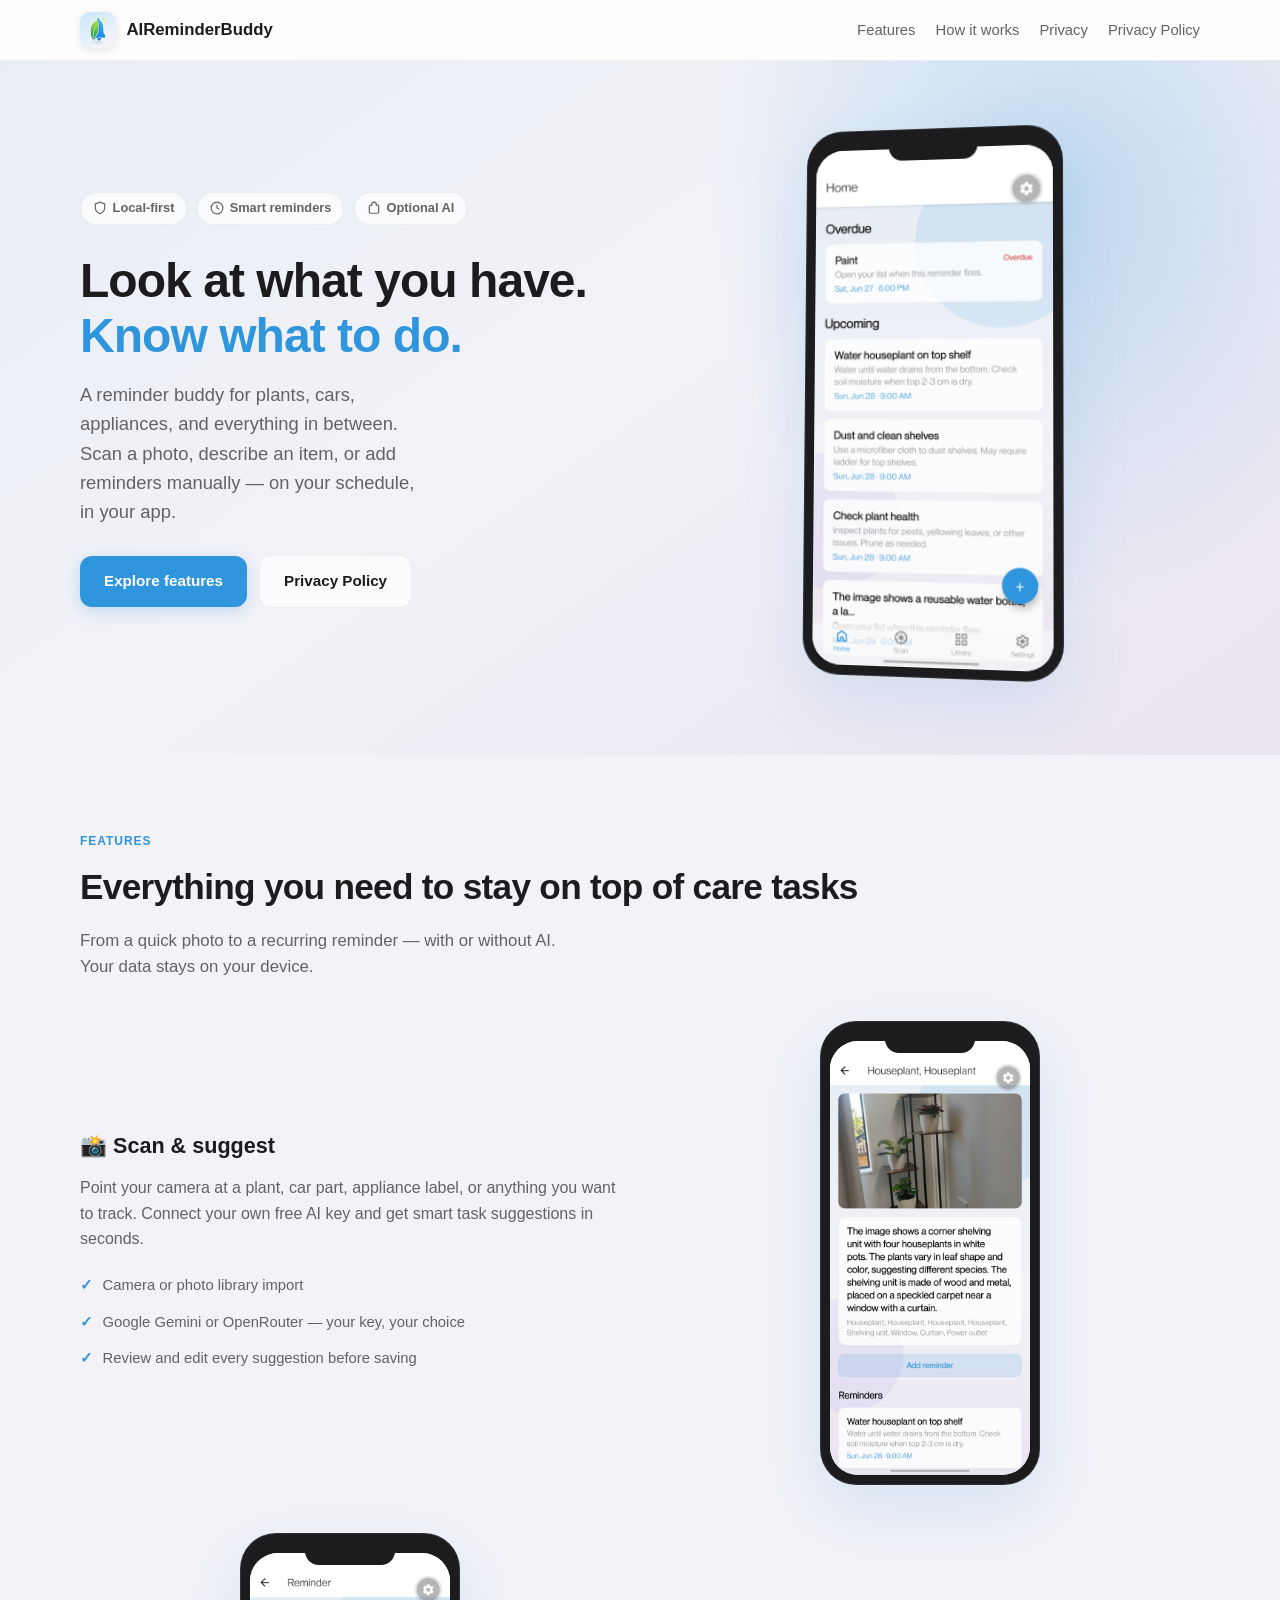
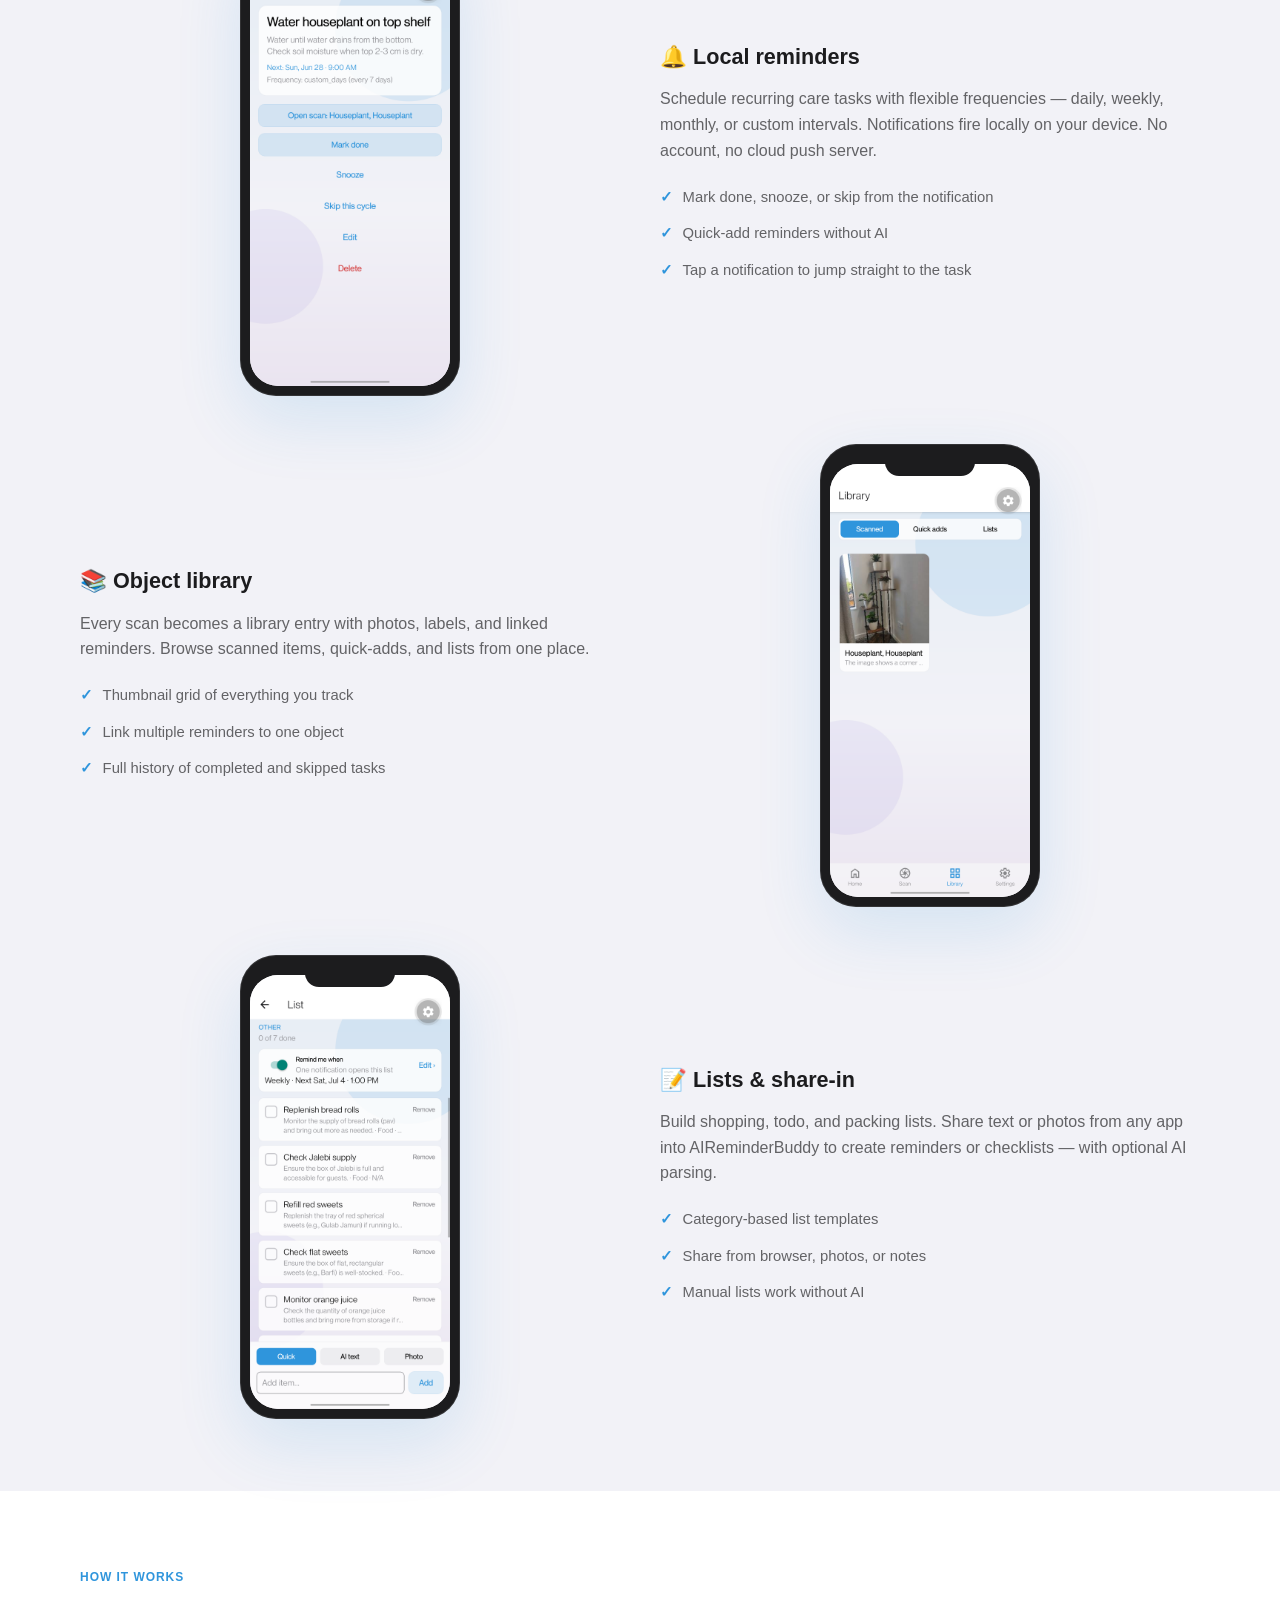
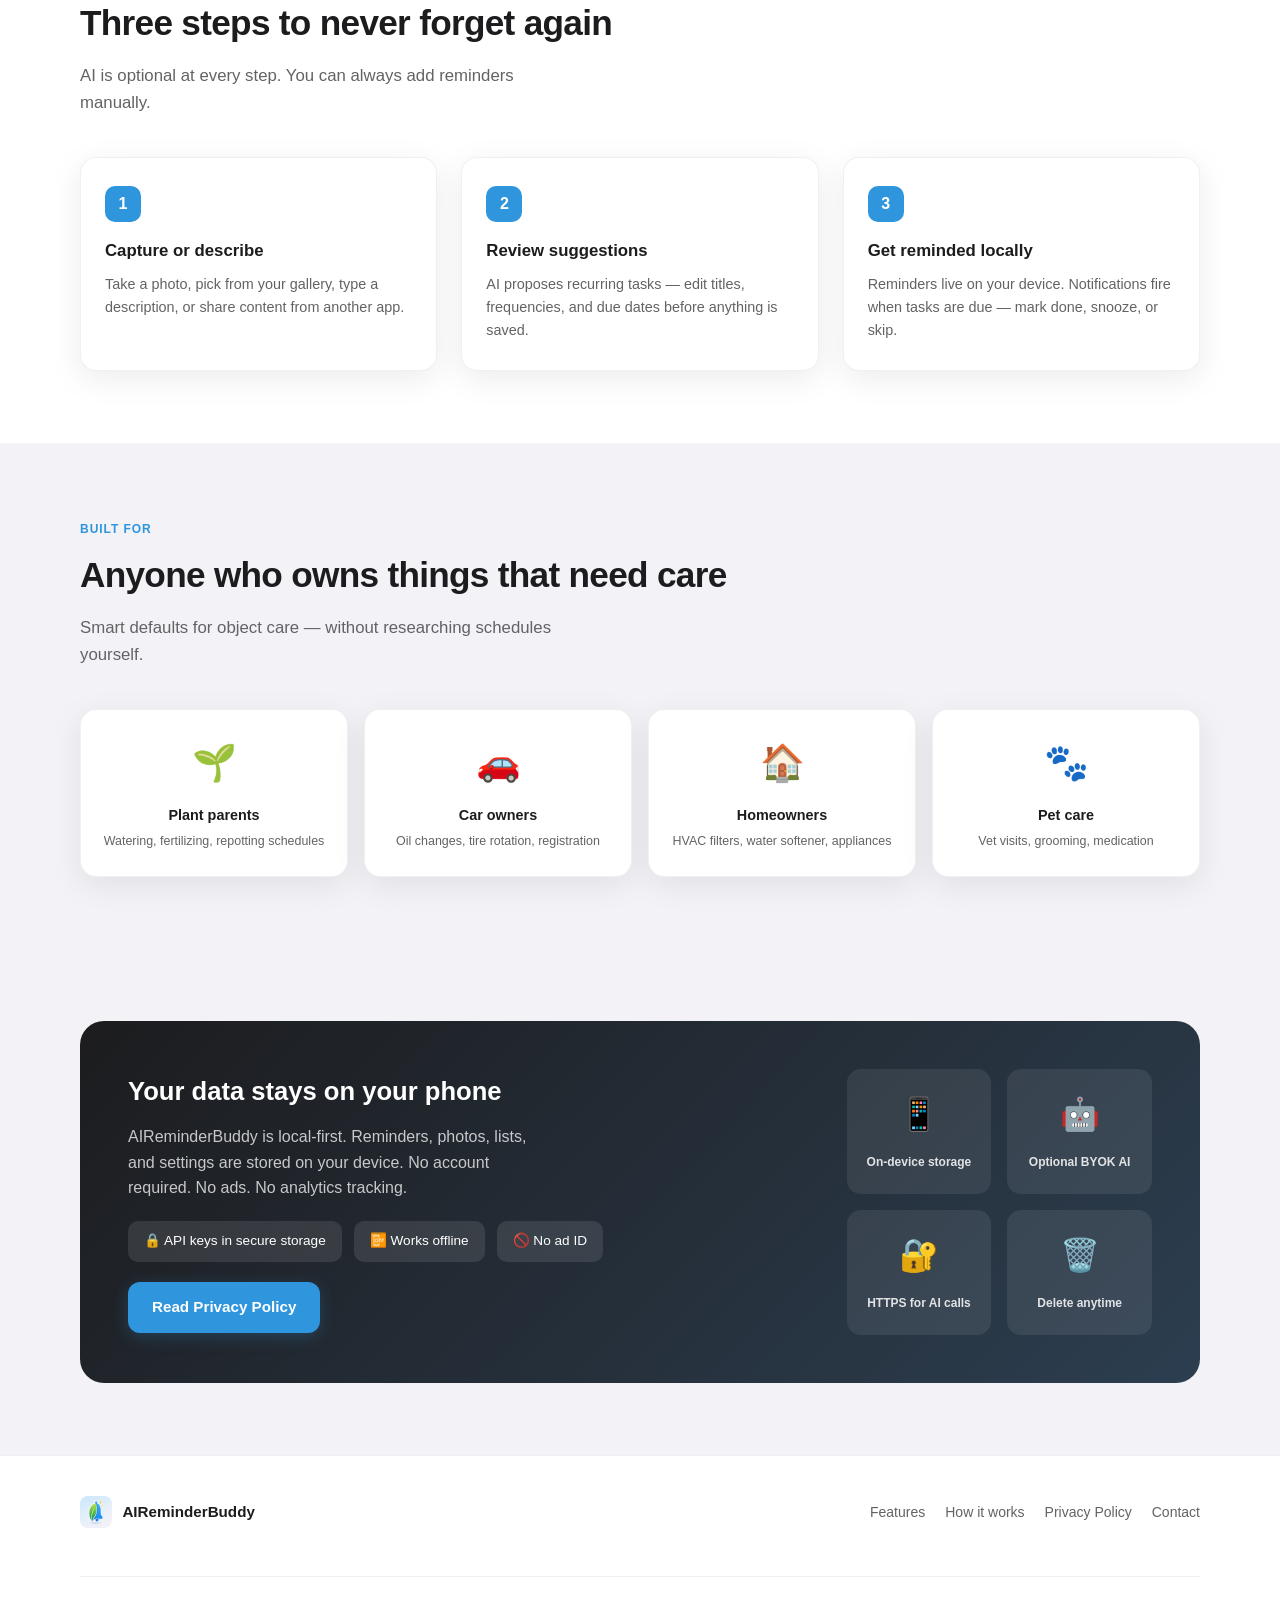
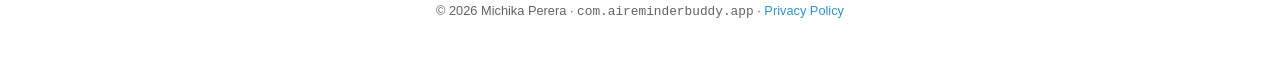
<file: index.html>
<!DOCTYPE html>
<html lang="en">
<head>
  <meta charset="UTF-8">
  <meta name="viewport" content="width=device-width, initial-scale=1.0">
  <meta name="description" content="AIReminderBuddy — scan objects, get smart care reminders, and stay on top of plants, cars, appliances, and more. Local-first, optional AI.">
  <title>AIReminderBuddy — Your reminder buddy for everything you own</title>
  <link rel="icon" href="assets/icon.png" type="image/png">
  <link rel="stylesheet" href="styles.css">
</head>
<body>

  <header class="site-header">
    <div class="container">
      <a href="./" class="logo">
        <img src="assets/icon.png" alt="" width="36" height="36">
        AIReminderBuddy
      </a>
      <nav>
        <ul class="nav-links">
          <li><a href="#features">Features</a></li>
          <li><a href="#how-it-works">How it works</a></li>
          <li><a href="#privacy">Privacy</a></li>
          <li><a href="privacy-policy.html">Privacy Policy</a></li>
        </ul>
      </nav>
    </div>
  </header>

  <main>
    <!-- Hero -->
    <section class="hero">
      <div class="container hero-grid">
        <div class="hero-copy">
          <div class="hero-badges">
            <span class="badge">
              <svg viewBox="0 0 24 24" fill="none" stroke="currentColor" stroke-width="2"><path d="M12 22s8-4 8-10V5l-8-3-8 3v7c0 6 8 10 8 10z"/></svg>
              Local-first
            </span>
            <span class="badge">
              <svg viewBox="0 0 24 24" fill="none" stroke="currentColor" stroke-width="2"><circle cx="12" cy="12" r="10"/><path d="M12 6v6l4 2"/></svg>
              Smart reminders
            </span>
            <span class="badge">
              <svg viewBox="0 0 24 24" fill="none" stroke="currentColor" stroke-width="2"><path d="M12 2a4 4 0 0 1 4 4v1h2a2 2 0 0 1 2 2v10a2 2 0 0 1-2 2H6a2 2 0 0 1-2-2V9a2 2 0 0 1 2-2h2V6a4 4 0 0 1 4-4z"/></svg>
              Optional AI
            </span>
          </div>
          <h1>Look at what you have.<br><span>Know what to do.</span></h1>
          <p class="lead">
            A reminder buddy for plants, cars, appliances, and everything in between.
            Scan a photo, describe an item, or add reminders manually — on your schedule, in your app.
          </p>
          <div class="cta-row">
            <a href="#features" class="btn btn-primary">Explore features</a>
            <a href="privacy-policy.html" class="btn btn-ghost">Privacy Policy</a>
          </div>
        </div>

        <div class="phone-wrap">
          <div class="phone">
            <div class="phone-notch"></div>
            <div class="phone-screen">
              <img
                src="assets/screenshots/home.png"
                alt="AIReminderBuddy home screen with upcoming and overdue reminders"
                class="phone-screenshot"
                width="240"
                height="520"
                loading="lazy"
              >
            </div>
          </div>
        </div>
      </div>
    </section>

    <!-- Features -->
    <section id="features">
      <div class="container">
        <span class="section-label">Features</span>
        <h2 class="section-title">Everything you need to stay on top of care tasks</h2>
        <p class="section-sub">From a quick photo to a recurring reminder — with or without AI. Your data stays on your device.</p>

        <div class="features-grid">

          <!-- Scan + AI -->
          <div class="feature-row">
            <div class="feature-copy">
              <h3>📸 Scan &amp; suggest</h3>
              <p>
                Point your camera at a plant, car part, appliance label, or anything you want to track.
                Connect your own free AI key and get smart task suggestions in seconds.
              </p>
              <ul class="feature-list">
                <li>Camera or photo library import</li>
                <li>Google Gemini or OpenRouter — your key, your choice</li>
                <li>Review and edit every suggestion before saving</li>
              </ul>
            </div>
            <div class="feature-phone">
              <div class="phone">
                <div class="phone-notch"></div>
                <div class="phone-screen">
                  <img
                    src="assets/screenshots/review-suggestions.png"
                    alt="Scanned houseplant with AI labels and linked care reminders"
                    class="phone-screenshot"
                    width="204"
                    height="442"
                    loading="lazy"
                  >
                </div>
              </div>
            </div>
          </div>

          <!-- Reminders -->
          <div class="feature-row reverse">
            <div class="feature-copy">
              <h3>🔔 Local reminders</h3>
              <p>
                Schedule recurring care tasks with flexible frequencies — daily, weekly, monthly, or custom intervals.
                Notifications fire locally on your device. No account, no cloud push server.
              </p>
              <ul class="feature-list">
                <li>Mark done, snooze, or skip from the notification</li>
                <li>Quick-add reminders without AI</li>
                <li>Tap a notification to jump straight to the task</li>
              </ul>
            </div>
            <div class="feature-phone">
              <div class="phone">
                <div class="phone-notch"></div>
                <div class="phone-screen">
                  <img
                    src="assets/screenshots/reminder-detail.png"
                    alt="Reminder detail screen with mark done, snooze, and skip actions"
                    class="phone-screenshot"
                    width="204"
                    height="442"
                    loading="lazy"
                  >
                </div>
              </div>
            </div>
          </div>

          <!-- Library -->
          <div class="feature-row">
            <div class="feature-copy">
              <h3>📚 Object library</h3>
              <p>
                Every scan becomes a library entry with photos, labels, and linked reminders.
                Browse scanned items, quick-adds, and lists from one place.
              </p>
              <ul class="feature-list">
                <li>Thumbnail grid of everything you track</li>
                <li>Link multiple reminders to one object</li>
                <li>Full history of completed and skipped tasks</li>
              </ul>
            </div>
            <div class="feature-phone">
              <div class="phone">
                <div class="phone-notch"></div>
                <div class="phone-screen">
                  <img
                    src="assets/screenshots/library.png"
                    alt="Object library showing scanned items in a thumbnail grid"
                    class="phone-screenshot"
                    width="204"
                    height="442"
                    loading="lazy"
                  >
                </div>
              </div>
            </div>
          </div>

          <!-- Lists + Share -->
          <div class="feature-row reverse">
            <div class="feature-copy">
              <h3>📝 Lists &amp; share-in</h3>
              <p>
                Build shopping, todo, and packing lists. Share text or photos from any app into AIReminderBuddy
                to create reminders or checklists — with optional AI parsing.
              </p>
              <ul class="feature-list">
                <li>Category-based list templates</li>
                <li>Share from browser, photos, or notes</li>
                <li>Manual lists work without AI</li>
              </ul>
            </div>
            <div class="feature-phone">
              <div class="phone">
                <div class="phone-notch"></div>
                <div class="phone-screen">
                  <img
                    src="assets/screenshots/list-detail.png"
                    alt="Checklist with items, reminder schedule, and quick add controls"
                    class="phone-screenshot"
                    width="204"
                    height="442"
                    loading="lazy"
                  >
                </div>
              </div>
            </div>
          </div>

        </div>
      </div>
    </section>

    <!-- How it works -->
    <section id="how-it-works" style="background: var(--surface);">
      <div class="container">
        <span class="section-label">How it works</span>
        <h2 class="section-title">Three steps to never forget again</h2>
        <p class="section-sub">AI is optional at every step. You can always add reminders manually.</p>

        <div class="steps">
          <div class="step-card">
            <div class="step-num">1</div>
            <h3>Capture or describe</h3>
            <p>Take a photo, pick from your gallery, type a description, or share content from another app.</p>
          </div>
          <div class="step-card">
            <div class="step-num">2</div>
            <h3>Review suggestions</h3>
            <p>AI proposes recurring tasks — edit titles, frequencies, and due dates before anything is saved.</p>
          </div>
          <div class="step-card">
            <div class="step-num">3</div>
            <h3>Get reminded locally</h3>
            <p>Reminders live on your device. Notifications fire when tasks are due — mark done, snooze, or skip.</p>
          </div>
        </div>
      </div>
    </section>

    <!-- Audience -->
    <section>
      <div class="container">
        <span class="section-label">Built for</span>
        <h2 class="section-title">Anyone who owns things that need care</h2>
        <p class="section-sub">Smart defaults for object care — without researching schedules yourself.</p>

        <div class="audience-grid">
          <div class="audience-card">
            <div class="emoji">🌱</div>
            <h4>Plant parents</h4>
            <p>Watering, fertilizing, repotting schedules</p>
          </div>
          <div class="audience-card">
            <div class="emoji">🚗</div>
            <h4>Car owners</h4>
            <p>Oil changes, tire rotation, registration</p>
          </div>
          <div class="audience-card">
            <div class="emoji">🏠</div>
            <h4>Homeowners</h4>
            <p>HVAC filters, water softener, appliances</p>
          </div>
          <div class="audience-card">
            <div class="emoji">🐾</div>
            <h4>Pet care</h4>
            <p>Vet visits, grooming, medication</p>
          </div>
        </div>
      </div>
    </section>

    <!-- Privacy -->
    <section id="privacy">
      <div class="container">
        <div class="privacy-band">
          <div>
            <h2>Your data stays on your phone</h2>
            <p>
              AIReminderBuddy is local-first. Reminders, photos, lists, and settings are stored on your device.
              No account required. No ads. No analytics tracking.
            </p>
            <div class="privacy-pillars">
              <span class="privacy-pillar">🔒 API keys in secure storage</span>
              <span class="privacy-pillar">📴 Works offline</span>
              <span class="privacy-pillar">🚫 No ad ID</span>
            </div>
            <a href="privacy-policy.html" class="btn btn-primary" style="margin-top: 1.25rem;">Read Privacy Policy</a>
          </div>
          <div class="privacy-icon-grid">
            <div class="privacy-icon-card">
              <div class="icon">📱</div>
              <span>On-device storage</span>
            </div>
            <div class="privacy-icon-card">
              <div class="icon">🤖</div>
              <span>Optional BYOK AI</span>
            </div>
            <div class="privacy-icon-card">
              <div class="icon">🔐</div>
              <span>HTTPS for AI calls</span>
            </div>
            <div class="privacy-icon-card">
              <div class="icon">🗑️</div>
              <span>Delete anytime</span>
            </div>
          </div>
        </div>
      </div>
    </section>
  </main>

  <footer class="site-footer">
    <div class="container footer-grid">
      <div class="footer-brand">
        <img src="assets/icon.png" alt="" width="32" height="32">
        <span>AIReminderBuddy</span>
      </div>
      <ul class="footer-links">
        <li><a href="#features">Features</a></li>
        <li><a href="#how-it-works">How it works</a></li>
        <li><a href="privacy-policy.html">Privacy Policy</a></li>
        <li><a href="mailto:altairserver@gmail.com">Contact</a></li>
      </ul>
      <p class="footer-copy">
        © 2026 Michika Perera · <code>com.aireminderbuddy.app</code> ·
        <a href="privacy-policy.html">Privacy Policy</a>
      </p>
    </div>
  </footer>

</body>
</html>
</file>
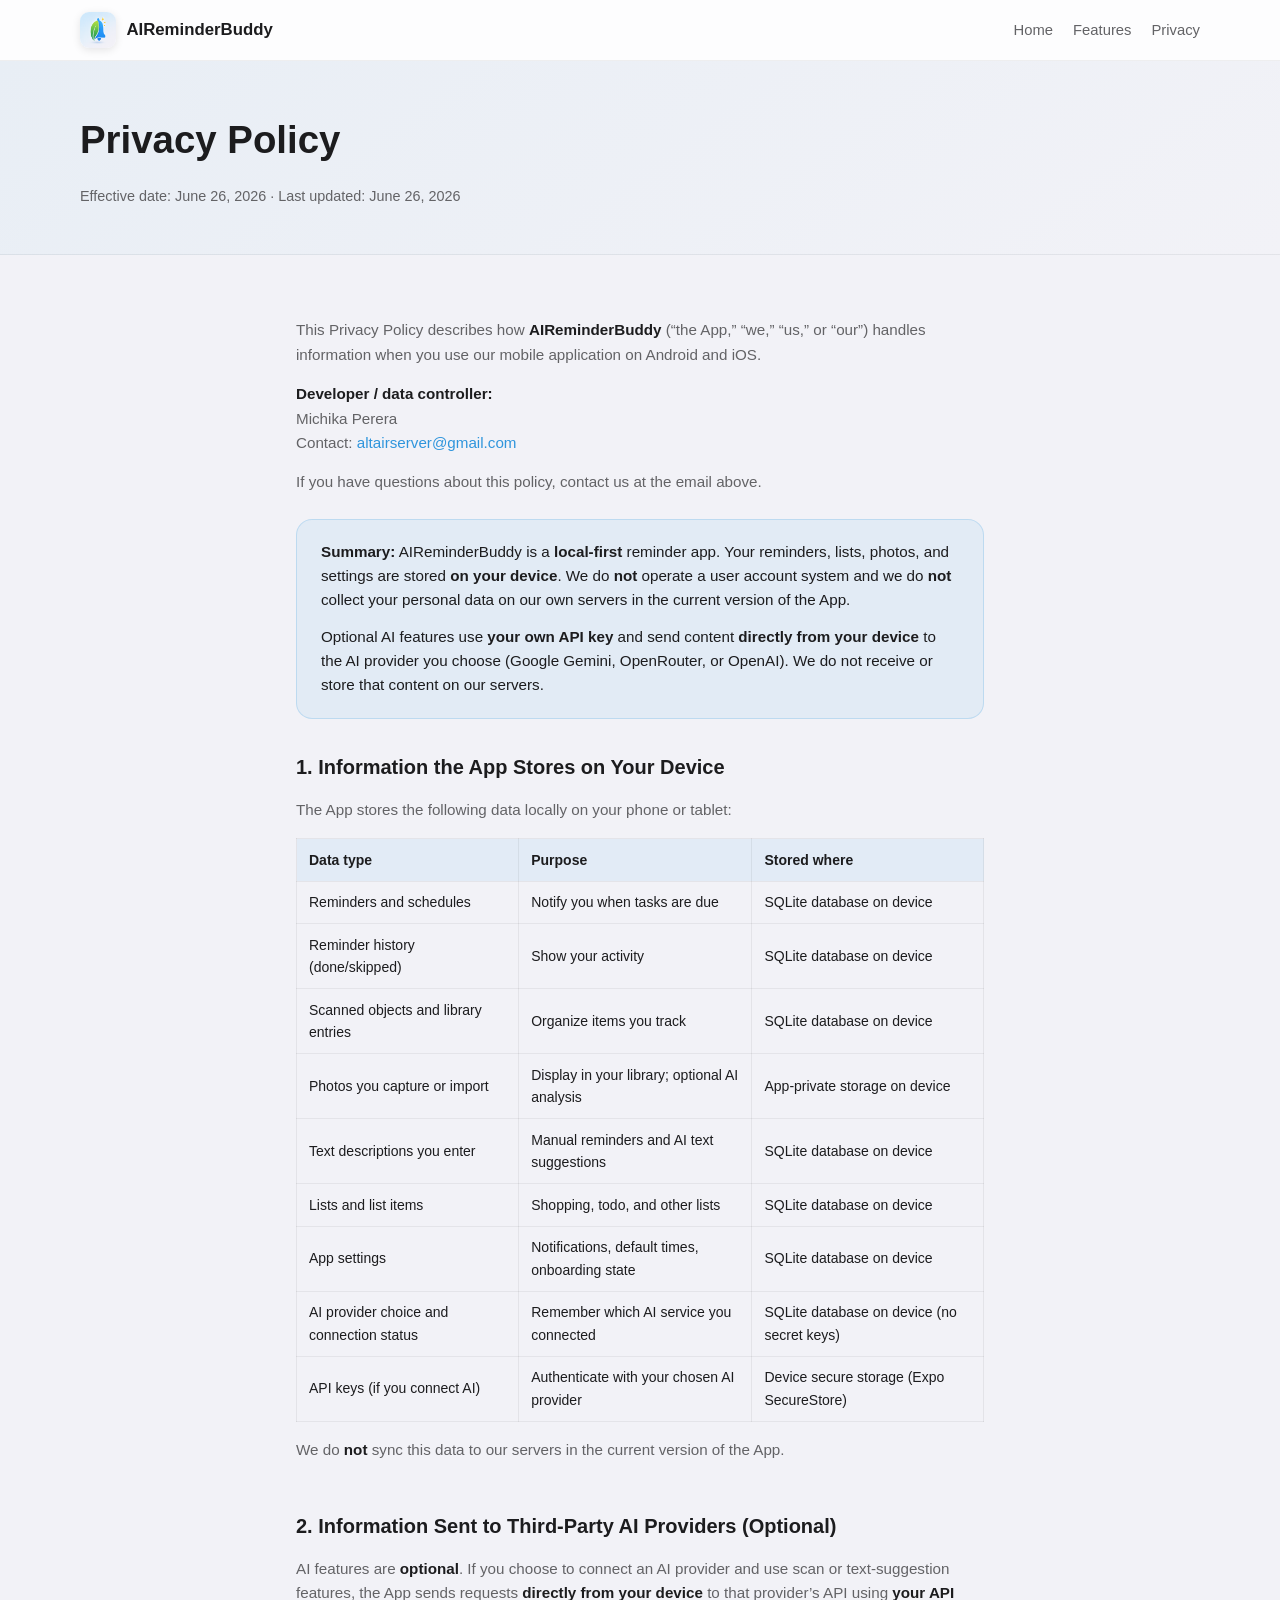
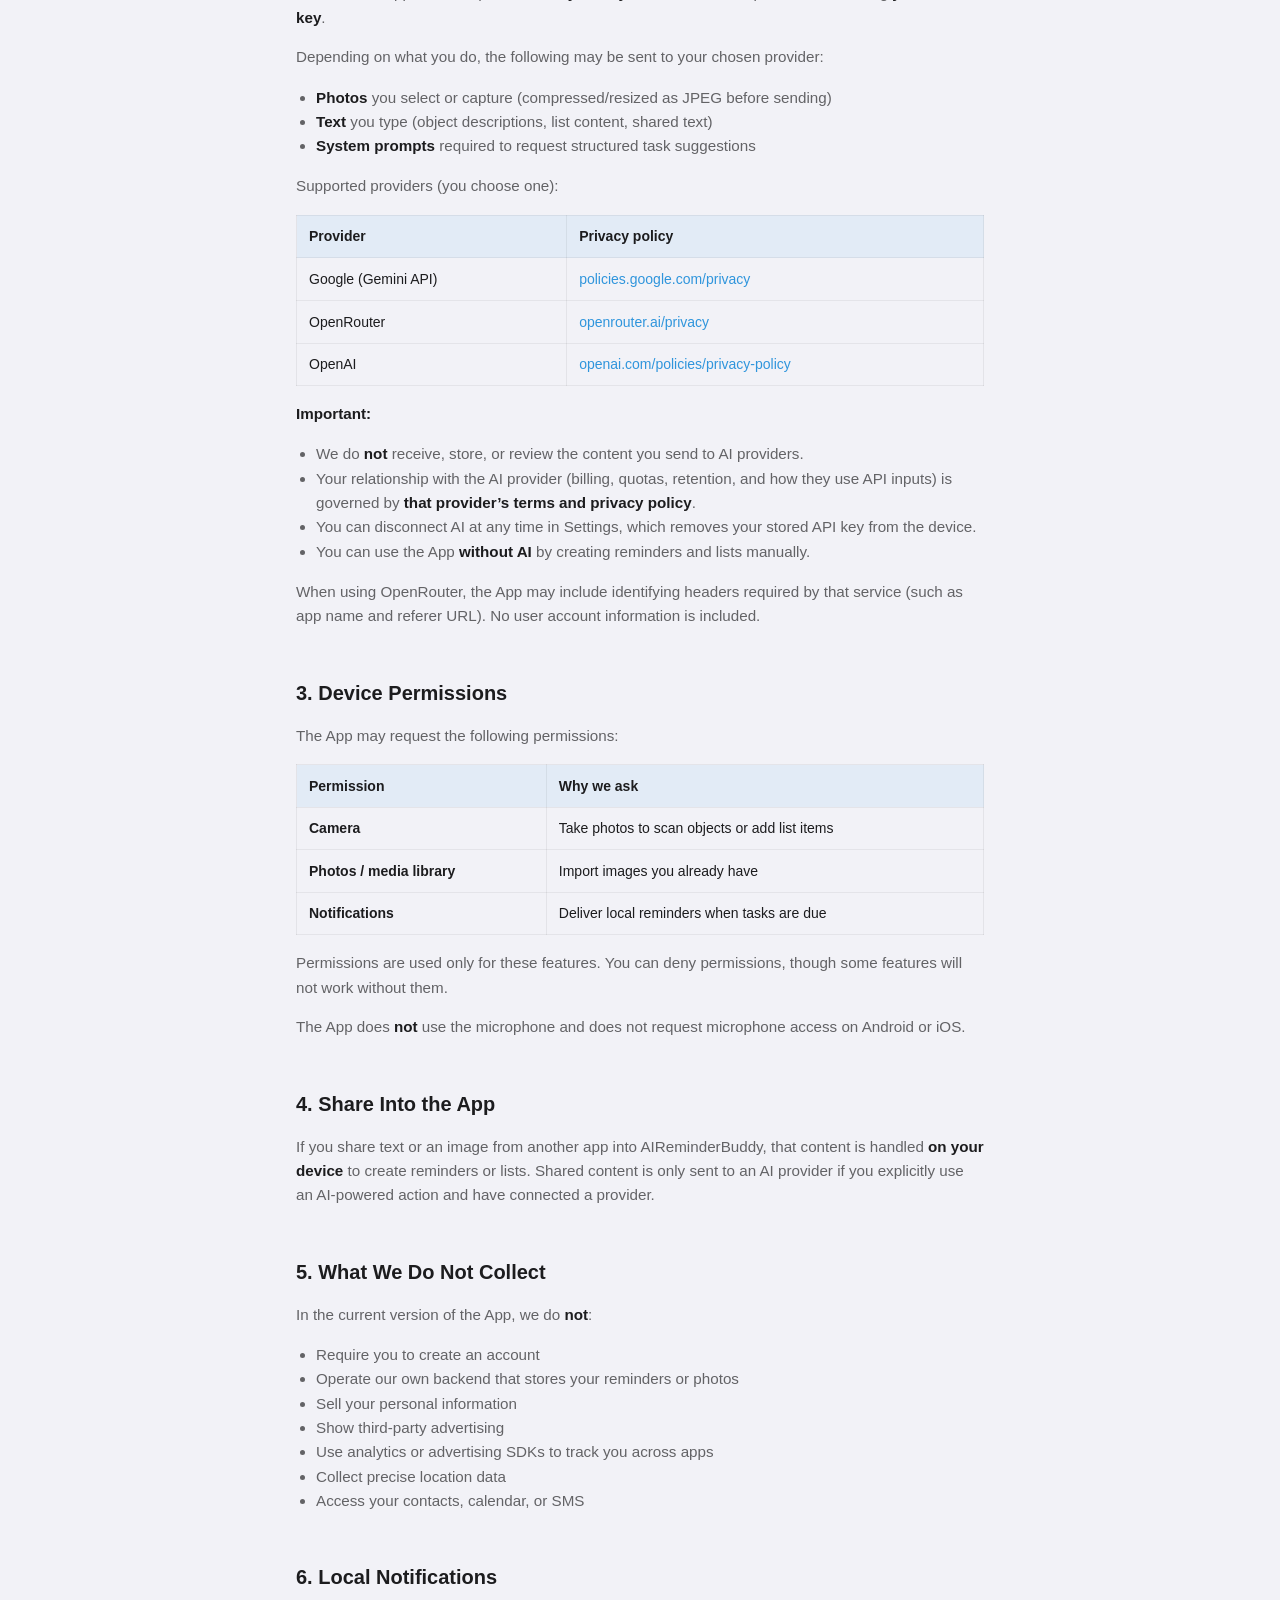
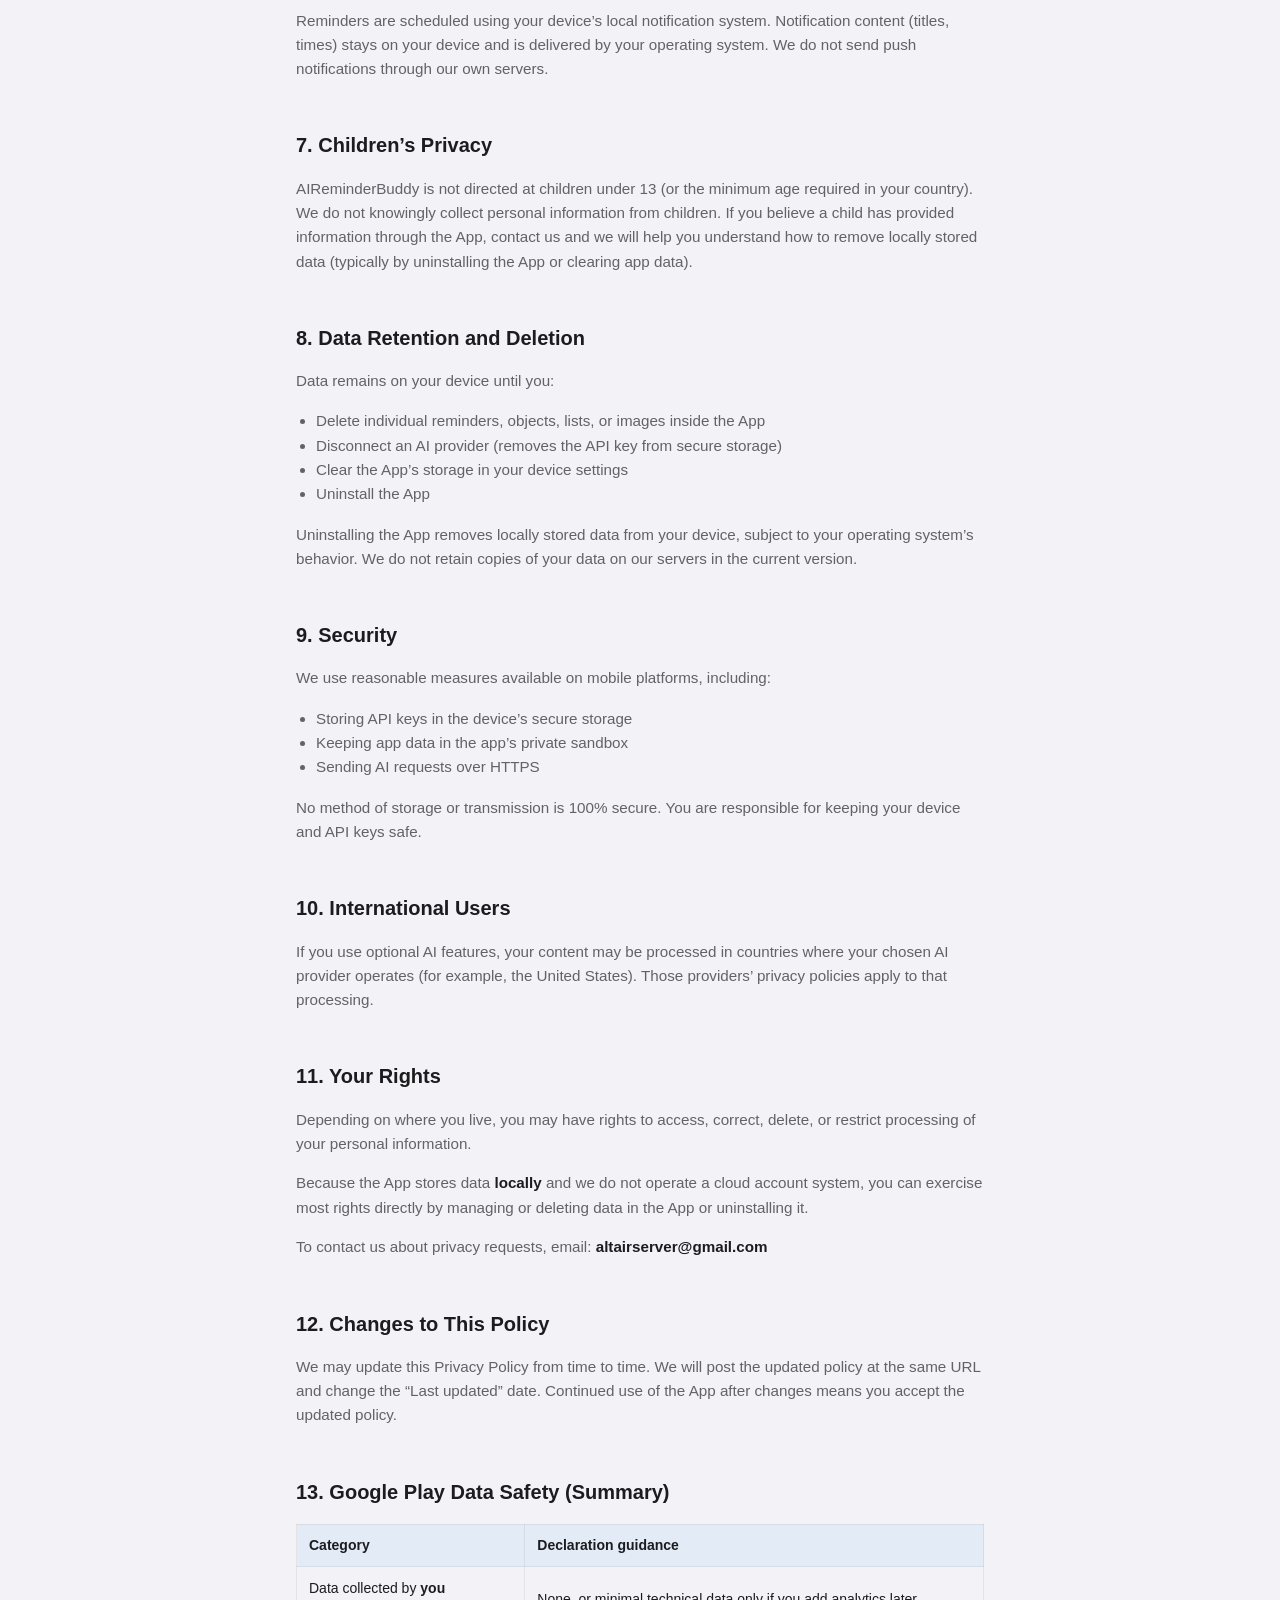
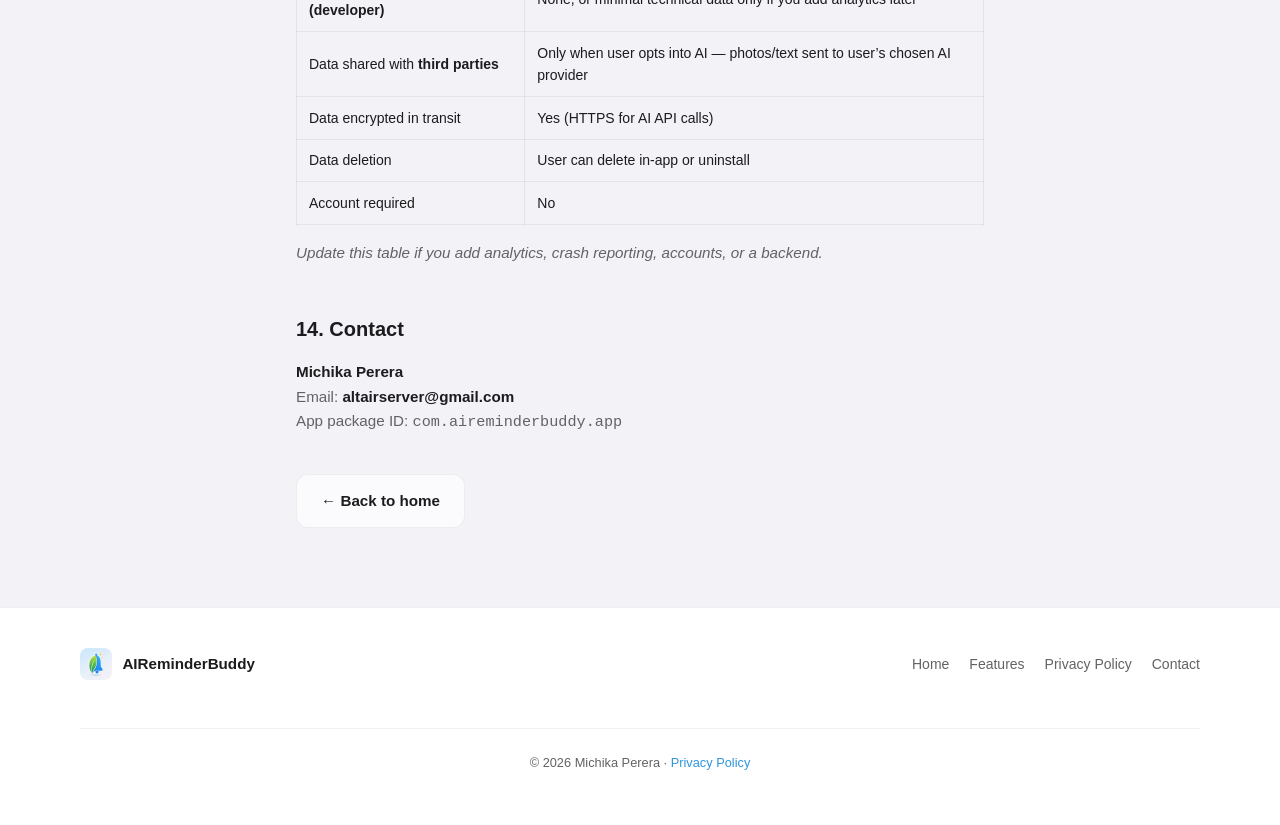
<file: privacy-policy.html>
<!DOCTYPE html>
<html lang="en">
<head>
  <meta charset="UTF-8">
  <meta name="viewport" content="width=device-width, initial-scale=1.0">
  <meta name="description" content="Privacy Policy for AIReminderBuddy — how we handle your data on Android and iOS.">
  <title>Privacy Policy — AIReminderBuddy</title>
  <link rel="icon" href="assets/icon.png" type="image/png">
  <link rel="stylesheet" href="styles.css">
</head>
<body>

  <header class="site-header">
    <div class="container">
      <a href="./" class="logo">
        <img src="assets/icon.png" alt="" width="36" height="36">
        AIReminderBuddy
      </a>
      <nav>
        <ul class="nav-links">
          <li><a href="./">Home</a></li>
          <li><a href="./#features">Features</a></li>
          <li><a href="./#privacy">Privacy</a></li>
        </ul>
      </nav>
    </div>
  </header>

  <div class="page-hero">
    <div class="container">
      <h1>Privacy Policy</h1>
      <p class="meta">Effective date: June 26, 2026 · Last updated: June 26, 2026</p>
    </div>
  </div>

  <article class="legal-content">
    <p>
      This Privacy Policy describes how <strong>AIReminderBuddy</strong> (“the App,” “we,” “us,” or “our”)
      handles information when you use our mobile application on Android and iOS.
    </p>
    <p>
      <strong>Developer / data controller:</strong><br>
      Michika Perera<br>
      Contact: <a href="mailto:altairserver@gmail.com">altairserver@gmail.com</a>
    </p>
    <p>If you have questions about this policy, contact us at the email above.</p>

    <div class="summary-box">
      <p>
        <strong>Summary:</strong> AIReminderBuddy is a <strong>local-first</strong> reminder app.
        Your reminders, lists, photos, and settings are stored <strong>on your device</strong>.
        We do <strong>not</strong> operate a user account system and we do <strong>not</strong> collect
        your personal data on our own servers in the current version of the App.
      </p>
      <p style="margin-top: 0.75rem;">
        Optional AI features use <strong>your own API key</strong> and send content
        <strong>directly from your device</strong> to the AI provider you choose (Google Gemini, OpenRouter, or OpenAI).
        We do not receive or store that content on our servers.
      </p>
    </div>

    <h2>1. Information the App Stores on Your Device</h2>
    <p>The App stores the following data locally on your phone or tablet:</p>
    <table>
      <thead>
        <tr><th>Data type</th><th>Purpose</th><th>Stored where</th></tr>
      </thead>
      <tbody>
        <tr><td>Reminders and schedules</td><td>Notify you when tasks are due</td><td>SQLite database on device</td></tr>
        <tr><td>Reminder history (done/skipped)</td><td>Show your activity</td><td>SQLite database on device</td></tr>
        <tr><td>Scanned objects and library entries</td><td>Organize items you track</td><td>SQLite database on device</td></tr>
        <tr><td>Photos you capture or import</td><td>Display in your library; optional AI analysis</td><td>App-private storage on device</td></tr>
        <tr><td>Text descriptions you enter</td><td>Manual reminders and AI text suggestions</td><td>SQLite database on device</td></tr>
        <tr><td>Lists and list items</td><td>Shopping, todo, and other lists</td><td>SQLite database on device</td></tr>
        <tr><td>App settings</td><td>Notifications, default times, onboarding state</td><td>SQLite database on device</td></tr>
        <tr><td>AI provider choice and connection status</td><td>Remember which AI service you connected</td><td>SQLite database on device (no secret keys)</td></tr>
        <tr><td>API keys (if you connect AI)</td><td>Authenticate with your chosen AI provider</td><td>Device secure storage (Expo SecureStore)</td></tr>
      </tbody>
    </table>
    <p>We do <strong>not</strong> sync this data to our servers in the current version of the App.</p>

    <h2>2. Information Sent to Third-Party AI Providers (Optional)</h2>
    <p>
      AI features are <strong>optional</strong>. If you choose to connect an AI provider and use scan or
      text-suggestion features, the App sends requests <strong>directly from your device</strong> to that
      provider’s API using <strong>your API key</strong>.
    </p>
    <p>Depending on what you do, the following may be sent to your chosen provider:</p>
    <ul>
      <li><strong>Photos</strong> you select or capture (compressed/resized as JPEG before sending)</li>
      <li><strong>Text</strong> you type (object descriptions, list content, shared text)</li>
      <li><strong>System prompts</strong> required to request structured task suggestions</li>
    </ul>
    <p>Supported providers (you choose one):</p>
    <table>
      <thead>
        <tr><th>Provider</th><th>Privacy policy</th></tr>
      </thead>
      <tbody>
        <tr><td>Google (Gemini API)</td><td><a href="https://policies.google.com/privacy" rel="noopener">policies.google.com/privacy</a></td></tr>
        <tr><td>OpenRouter</td><td><a href="https://openrouter.ai/privacy" rel="noopener">openrouter.ai/privacy</a></td></tr>
        <tr><td>OpenAI</td><td><a href="https://openai.com/policies/privacy-policy" rel="noopener">openai.com/policies/privacy-policy</a></td></tr>
      </tbody>
    </table>
    <p><strong>Important:</strong></p>
    <ul>
      <li>We do <strong>not</strong> receive, store, or review the content you send to AI providers.</li>
      <li>Your relationship with the AI provider (billing, quotas, retention, and how they use API inputs) is governed by <strong>that provider’s terms and privacy policy</strong>.</li>
      <li>You can disconnect AI at any time in Settings, which removes your stored API key from the device.</li>
      <li>You can use the App <strong>without AI</strong> by creating reminders and lists manually.</li>
    </ul>
    <p>
      When using OpenRouter, the App may include identifying headers required by that service
      (such as app name and referer URL). No user account information is included.
    </p>

    <h2>3. Device Permissions</h2>
    <p>The App may request the following permissions:</p>
    <table>
      <thead>
        <tr><th>Permission</th><th>Why we ask</th></tr>
      </thead>
      <tbody>
        <tr><td><strong>Camera</strong></td><td>Take photos to scan objects or add list items</td></tr>
        <tr><td><strong>Photos / media library</strong></td><td>Import images you already have</td></tr>
        <tr><td><strong>Notifications</strong></td><td>Deliver local reminders when tasks are due</td></tr>
      </tbody>
    </table>
    <p>
      Permissions are used only for these features. You can deny permissions, though some features will not work without them.
    </p>
    <p>The App does <strong>not</strong> use the microphone and does not request microphone access on Android or iOS.</p>

    <h2>4. Share Into the App</h2>
    <p>
      If you share text or an image from another app into AIReminderBuddy, that content is handled
      <strong>on your device</strong> to create reminders or lists. Shared content is only sent to an AI
      provider if you explicitly use an AI-powered action and have connected a provider.
    </p>

    <h2>5. What We Do Not Collect</h2>
    <p>In the current version of the App, we do <strong>not</strong>:</p>
    <ul>
      <li>Require you to create an account</li>
      <li>Operate our own backend that stores your reminders or photos</li>
      <li>Sell your personal information</li>
      <li>Show third-party advertising</li>
      <li>Use analytics or advertising SDKs to track you across apps</li>
      <li>Collect precise location data</li>
      <li>Access your contacts, calendar, or SMS</li>
    </ul>

    <h2>6. Local Notifications</h2>
    <p>
      Reminders are scheduled using your device’s local notification system. Notification content
      (titles, times) stays on your device and is delivered by your operating system.
      We do not send push notifications through our own servers.
    </p>

    <h2>7. Children’s Privacy</h2>
    <p>
      AIReminderBuddy is not directed at children under 13 (or the minimum age required in your country).
      We do not knowingly collect personal information from children. If you believe a child has provided
      information through the App, contact us and we will help you understand how to remove locally stored
      data (typically by uninstalling the App or clearing app data).
    </p>

    <h2>8. Data Retention and Deletion</h2>
    <p>Data remains on your device until you:</p>
    <ul>
      <li>Delete individual reminders, objects, lists, or images inside the App</li>
      <li>Disconnect an AI provider (removes the API key from secure storage)</li>
      <li>Clear the App’s storage in your device settings</li>
      <li>Uninstall the App</li>
    </ul>
    <p>
      Uninstalling the App removes locally stored data from your device, subject to your operating system’s behavior.
      We do not retain copies of your data on our servers in the current version.
    </p>

    <h2>9. Security</h2>
    <p>We use reasonable measures available on mobile platforms, including:</p>
    <ul>
      <li>Storing API keys in the device’s secure storage</li>
      <li>Keeping app data in the app’s private sandbox</li>
      <li>Sending AI requests over HTTPS</li>
    </ul>
    <p>
      No method of storage or transmission is 100% secure. You are responsible for keeping your device and API keys safe.
    </p>

    <h2>10. International Users</h2>
    <p>
      If you use optional AI features, your content may be processed in countries where your chosen AI provider
      operates (for example, the United States). Those providers’ privacy policies apply to that processing.
    </p>

    <h2>11. Your Rights</h2>
    <p>
      Depending on where you live, you may have rights to access, correct, delete, or restrict processing of your personal information.
    </p>
    <p>
      Because the App stores data <strong>locally</strong> and we do not operate a cloud account system,
      you can exercise most rights directly by managing or deleting data in the App or uninstalling it.
    </p>
    <p>
      To contact us about privacy requests, email:
      <a href="mailto:altairserver@gmail.com"><strong>altairserver@gmail.com</strong></a>
    </p>

    <h2>12. Changes to This Policy</h2>
    <p>
      We may update this Privacy Policy from time to time. We will post the updated policy at the same URL
      and change the “Last updated” date. Continued use of the App after changes means you accept the updated policy.
    </p>

    <h2>13. Google Play Data Safety (Summary)</h2>
    <table>
      <thead>
        <tr><th>Category</th><th>Declaration guidance</th></tr>
      </thead>
      <tbody>
        <tr><td>Data collected by <strong>you (developer)</strong></td><td>None, or minimal technical data only if you add analytics later</td></tr>
        <tr><td>Data shared with <strong>third parties</strong></td><td>Only when user opts into AI — photos/text sent to user’s chosen AI provider</td></tr>
        <tr><td>Data encrypted in transit</td><td>Yes (HTTPS for AI API calls)</td></tr>
        <tr><td>Data deletion</td><td>User can delete in-app or uninstall</td></tr>
        <tr><td>Account required</td><td>No</td></tr>
      </tbody>
    </table>
    <p><em>Update this table if you add analytics, crash reporting, accounts, or a backend.</em></p>

    <h2>14. Contact</h2>
    <p>
      <strong>Michika Perera</strong><br>
      Email: <a href="mailto:altairserver@gmail.com"><strong>altairserver@gmail.com</strong></a><br>
      App package ID: <code>com.aireminderbuddy.app</code>
    </p>

    <p style="margin-top: 2.5rem;">
      <a href="./" class="btn btn-ghost">← Back to home</a>
    </p>
  </article>

  <footer class="site-footer">
    <div class="container footer-grid">
      <div class="footer-brand">
        <img src="assets/icon.png" alt="" width="32" height="32">
        <span>AIReminderBuddy</span>
      </div>
      <ul class="footer-links">
        <li><a href="./">Home</a></li>
        <li><a href="./#features">Features</a></li>
        <li><a href="privacy-policy.html">Privacy Policy</a></li>
        <li><a href="mailto:altairserver@gmail.com">Contact</a></li>
      </ul>
      <p class="footer-copy">
        © 2026 Michika Perera · <a href="privacy-policy.html">Privacy Policy</a>
      </p>
    </div>
  </footer>

</body>
</html>
</file>
<file: styles.css>
/* AIReminderBuddy — GitHub Pages site */

:root {
  --accent: #2f95dc;
  --accent-dark: #1a7ab8;
  --accent-glow: rgba(47, 149, 220, 0.25);
  --text: #1c1c1e;
  --text-muted: #636366;
  --bg: #f2f2f7;
  --surface: #ffffff;
  --border: rgba(0, 0, 0, 0.06);
  --gradient-start: #e8eef5;
  --gradient-mid: #f2f2f7;
  --gradient-end: #eae4f0;
  --radius: 16px;
  --radius-lg: 24px;
  --shadow: 0 8px 32px rgba(0, 0, 0, 0.08);
  --shadow-lg: 0 24px 64px rgba(47, 149, 220, 0.15);
  --font: -apple-system, BlinkMacSystemFont, "Segoe UI", Roboto, "Helvetica Neue", Arial, sans-serif;
  --max-width: 1120px;
}

*,
*::before,
*::after {
  box-sizing: border-box;
}

html {
  scroll-behavior: smooth;
}

body {
  margin: 0;
  font-family: var(--font);
  color: var(--text);
  background: var(--bg);
  line-height: 1.6;
  -webkit-font-smoothing: antialiased;
}

a {
  color: var(--accent);
  text-decoration: none;
}

a:hover {
  text-decoration: underline;
}

img {
  max-width: 100%;
  height: auto;
  display: block;
}

/* ── Layout ── */

.container {
  width: min(100% - 2rem, var(--max-width));
  margin-inline: auto;
}

/* ── Header ── */

.site-header {
  position: sticky;
  top: 0;
  z-index: 100;
  background: rgba(255, 255, 255, 0.82);
  backdrop-filter: blur(12px);
  -webkit-backdrop-filter: blur(12px);
  border-bottom: 1px solid var(--border);
}

.site-header .container {
  display: flex;
  align-items: center;
  justify-content: space-between;
  padding: 0.75rem 0;
  gap: 1rem;
}

.logo {
  display: flex;
  align-items: center;
  gap: 0.65rem;
  font-weight: 700;
  font-size: 1.05rem;
  color: var(--text);
  text-decoration: none;
}

.logo:hover {
  text-decoration: none;
}

.logo img {
  width: 36px;
  height: 36px;
  border-radius: 9px;
  box-shadow: 0 2px 8px rgba(0, 0, 0, 0.1);
}

.nav-links {
  display: flex;
  align-items: center;
  gap: 1.25rem;
  list-style: none;
  margin: 0;
  padding: 0;
}

.nav-links a {
  color: var(--text-muted);
  font-size: 0.925rem;
  font-weight: 500;
  text-decoration: none;
}

.nav-links a:hover {
  color: var(--accent);
  text-decoration: none;
}

/* ── Hero ── */

.hero {
  position: relative;
  overflow: hidden;
  padding: 4rem 0 5rem;
  background: linear-gradient(145deg, var(--gradient-start) 0%, var(--gradient-mid) 45%, var(--gradient-end) 100%);
}

.hero::before {
  content: "";
  position: absolute;
  top: -40%;
  right: -10%;
  width: 55%;
  height: 120%;
  background: radial-gradient(ellipse, var(--accent-glow) 0%, transparent 70%);
  pointer-events: none;
}

.hero-grid {
  display: grid;
  grid-template-columns: 1fr 1fr;
  gap: 3rem;
  align-items: center;
}

.hero-copy h1 {
  font-size: clamp(2rem, 4.5vw, 3rem);
  font-weight: 800;
  line-height: 1.15;
  margin: 0 0 1rem;
  letter-spacing: -0.02em;
}

.hero-copy h1 span {
  color: var(--accent);
}

.hero-copy .lead {
  font-size: 1.15rem;
  color: var(--text-muted);
  margin: 0 0 1.75rem;
  max-width: 34ch;
}

.hero-badges {
  display: flex;
  flex-wrap: wrap;
  gap: 0.6rem;
  margin-bottom: 1.75rem;
}

.badge {
  display: inline-flex;
  align-items: center;
  gap: 0.35rem;
  padding: 0.35rem 0.75rem;
  background: rgba(255, 255, 255, 0.75);
  border: 1px solid var(--border);
  border-radius: 999px;
  font-size: 0.8rem;
  font-weight: 600;
  color: var(--text-muted);
}

.badge svg {
  width: 14px;
  height: 14px;
  flex-shrink: 0;
}

.cta-row {
  display: flex;
  flex-wrap: wrap;
  gap: 0.75rem;
  align-items: center;
}

.btn {
  display: inline-flex;
  align-items: center;
  justify-content: center;
  gap: 0.5rem;
  padding: 0.85rem 1.5rem;
  border-radius: 12px;
  font-size: 0.95rem;
  font-weight: 600;
  text-decoration: none;
  transition: transform 0.15s, box-shadow 0.15s;
  border: none;
  cursor: pointer;
}

.btn:hover {
  text-decoration: none;
  transform: translateY(-1px);
}

.btn-primary {
  background: var(--accent);
  color: #fff;
  box-shadow: 0 4px 16px var(--accent-glow);
}

.btn-primary:hover {
  background: var(--accent-dark);
  color: #fff;
}

.btn-ghost {
  background: rgba(255, 255, 255, 0.7);
  color: var(--text);
  border: 1px solid var(--border);
}

.btn-ghost:hover {
  background: #fff;
  color: var(--text);
}

/* ── Phone mockup ── */

.phone-wrap {
  display: flex;
  justify-content: center;
  perspective: 800px;
}

.phone {
  width: 260px;
  background: #1c1c1e;
  border-radius: 36px;
  padding: 10px;
  box-shadow: var(--shadow-lg), 0 0 0 1px rgba(255, 255, 255, 0.1) inset;
  transform: rotateY(-6deg) rotateX(2deg);
}

.phone-notch {
  width: 90px;
  height: 22px;
  background: #1c1c1e;
  border-radius: 0 0 14px 14px;
  margin: 0 auto -12px;
  position: relative;
  z-index: 2;
}

.phone-screen {
  background: var(--bg);
  border-radius: 28px;
  overflow: hidden;
  aspect-ratio: 1080 / 2340;
  display: block;
}

.phone-screenshot {
  width: 100%;
  height: 100%;
  object-fit: cover;
  object-position: top center;
  display: block;
}

/* ── Sections ── */

section {
  padding: 4.5rem 0;
}

.section-label {
  display: inline-block;
  font-size: 0.75rem;
  font-weight: 700;
  text-transform: uppercase;
  letter-spacing: 0.08em;
  color: var(--accent);
  margin-bottom: 0.5rem;
}

.section-title {
  font-size: clamp(1.6rem, 3vw, 2.2rem);
  font-weight: 800;
  letter-spacing: -0.02em;
  margin: 0 0 0.75rem;
}

.section-sub {
  color: var(--text-muted);
  font-size: 1.05rem;
  max-width: 52ch;
  margin: 0 0 2.5rem;
}

/* ── Features ── */

.features-grid {
  display: grid;
  gap: 3rem;
}

.feature-row {
  display: grid;
  grid-template-columns: 1fr 1fr;
  gap: 2.5rem;
  align-items: center;
}

.feature-row.reverse {
  direction: rtl;
}

.feature-row.reverse > * {
  direction: ltr;
}

.feature-copy h3 {
  font-size: 1.35rem;
  font-weight: 700;
  margin: 0 0 0.75rem;
}

.feature-copy p {
  color: var(--text-muted);
  margin: 0 0 1rem;
}

.feature-list {
  list-style: none;
  padding: 0;
  margin: 0;
}

.feature-list li {
  display: flex;
  align-items: flex-start;
  gap: 0.6rem;
  padding: 0.4rem 0;
  font-size: 0.925rem;
  color: var(--text-muted);
}

.feature-list li::before {
  content: "✓";
  color: var(--accent);
  font-weight: 700;
  flex-shrink: 0;
}

.feature-phone .phone {
  transform: none;
  width: 220px;
  margin: 0 auto;
}

/* ── How it works ── */

.steps {
  display: grid;
  grid-template-columns: repeat(3, 1fr);
  gap: 1.5rem;
}

.step-card {
  background: var(--surface);
  border: 1px solid var(--border);
  border-radius: var(--radius);
  padding: 1.75rem 1.5rem;
  box-shadow: var(--shadow);
  position: relative;
}

.step-num {
  width: 36px;
  height: 36px;
  background: var(--accent);
  color: #fff;
  border-radius: 10px;
  display: flex;
  align-items: center;
  justify-content: center;
  font-weight: 800;
  font-size: 1rem;
  margin-bottom: 1rem;
}

.step-card h3 {
  font-size: 1.05rem;
  font-weight: 700;
  margin: 0 0 0.5rem;
}

.step-card p {
  font-size: 0.9rem;
  color: var(--text-muted);
  margin: 0;
}

/* ── Privacy highlight ── */

.privacy-band {
  background: linear-gradient(135deg, #1c1c1e 0%, #2c3e50 100%);
  color: #fff;
  border-radius: var(--radius-lg);
  padding: 3rem;
  display: grid;
  grid-template-columns: 1fr auto;
  gap: 2rem;
  align-items: center;
}

.privacy-band h2 {
  font-size: 1.6rem;
  font-weight: 800;
  margin: 0 0 0.75rem;
}

.privacy-band p {
  color: rgba(255, 255, 255, 0.75);
  margin: 0 0 1.25rem;
  max-width: 48ch;
}

.privacy-pillars {
  display: flex;
  flex-wrap: wrap;
  gap: 0.75rem;
}

.privacy-pillar {
  display: flex;
  align-items: center;
  gap: 0.5rem;
  background: rgba(255, 255, 255, 0.1);
  border-radius: 10px;
  padding: 0.6rem 1rem;
  font-size: 0.85rem;
  font-weight: 500;
}

.privacy-icon-grid {
  display: grid;
  grid-template-columns: repeat(2, 1fr);
  gap: 1rem;
}

.privacy-icon-card {
  background: rgba(255, 255, 255, 0.08);
  border-radius: 14px;
  padding: 1.25rem;
  text-align: center;
  min-width: 110px;
}

.privacy-icon-card .icon {
  font-size: 2rem;
  margin-bottom: 0.5rem;
}

.privacy-icon-card span {
  font-size: 0.75rem;
  font-weight: 600;
  opacity: 0.85;
}

/* ── Audience ── */

.audience-grid {
  display: grid;
  grid-template-columns: repeat(4, 1fr);
  gap: 1rem;
}

.audience-card {
  background: var(--surface);
  border: 1px solid var(--border);
  border-radius: var(--radius);
  padding: 1.5rem 1rem;
  text-align: center;
  box-shadow: var(--shadow);
}

.audience-card .emoji {
  font-size: 2.25rem;
  margin-bottom: 0.75rem;
}

.audience-card h4 {
  font-size: 0.9rem;
  font-weight: 700;
  margin: 0 0 0.35rem;
}

.audience-card p {
  font-size: 0.78rem;
  color: var(--text-muted);
  margin: 0;
}

/* ── Footer ── */

.site-footer {
  border-top: 1px solid var(--border);
  padding: 2.5rem 0;
  background: var(--surface);
}

.footer-grid {
  display: flex;
  flex-wrap: wrap;
  justify-content: space-between;
  align-items: center;
  gap: 1.5rem;
}

.footer-brand {
  display: flex;
  align-items: center;
  gap: 0.65rem;
}

.footer-brand img {
  width: 32px;
  height: 32px;
  border-radius: 8px;
}

.footer-brand span {
  font-weight: 700;
  font-size: 0.95rem;
}

.footer-links {
  display: flex;
  flex-wrap: wrap;
  gap: 1.25rem;
  list-style: none;
  margin: 0;
  padding: 0;
}

.footer-links a {
  color: var(--text-muted);
  font-size: 0.875rem;
  font-weight: 500;
  text-decoration: none;
}

.footer-links a:hover {
  color: var(--accent);
}

.footer-copy {
  width: 100%;
  text-align: center;
  font-size: 0.8rem;
  color: var(--text-muted);
  margin-top: 1.5rem;
  padding-top: 1.5rem;
  border-top: 1px solid var(--border);
}

/* ── Privacy policy page ── */

.page-hero {
  padding: 3rem 0 2rem;
  background: linear-gradient(145deg, var(--gradient-start), var(--gradient-mid));
  border-bottom: 1px solid var(--border);
}

.page-hero h1 {
  font-size: clamp(1.75rem, 3.5vw, 2.4rem);
  font-weight: 800;
  margin: 0 0 0.5rem;
}

.page-hero .meta {
  color: var(--text-muted);
  font-size: 0.9rem;
}

.legal-content {
  max-width: 720px;
  margin: 0 auto;
  padding: 3rem 1rem 4rem;
}

.legal-content h2 {
  font-size: 1.25rem;
  font-weight: 700;
  margin: 2.5rem 0 0.75rem;
  padding-top: 0.5rem;
}

.legal-content h2:first-of-type {
  margin-top: 0;
}

.legal-content p,
.legal-content li {
  color: var(--text-muted);
  font-size: 0.95rem;
}

.legal-content ul {
  padding-left: 1.25rem;
}

.legal-content table {
  width: 100%;
  border-collapse: collapse;
  font-size: 0.875rem;
  margin: 1rem 0;
}

.legal-content th,
.legal-content td {
  border: 1px solid var(--border);
  padding: 0.6rem 0.75rem;
  text-align: left;
}

.legal-content th {
  background: rgba(47, 149, 220, 0.08);
  font-weight: 600;
  color: var(--text);
}

.legal-content hr {
  border: none;
  border-top: 1px solid var(--border);
  margin: 2rem 0;
}

.legal-content strong {
  color: var(--text);
}

.summary-box {
  background: rgba(47, 149, 220, 0.08);
  border: 1px solid rgba(47, 149, 220, 0.2);
  border-radius: var(--radius);
  padding: 1.25rem 1.5rem;
  margin: 1.5rem 0;
}

.summary-box p {
  margin: 0;
  color: var(--text);
}

/* ── Responsive ── */

@media (max-width: 900px) {
  .hero-grid,
  .feature-row {
    grid-template-columns: 1fr;
  }

  .feature-row.reverse {
    direction: ltr;
  }

  .hero-copy .lead {
    max-width: none;
  }

  .phone-wrap {
    order: -1;
  }

  .phone {
    transform: none;
    width: 240px;
  }

  .steps {
    grid-template-columns: 1fr;
  }

  .privacy-band {
    grid-template-columns: 1fr;
    padding: 2rem;
  }

  .privacy-icon-grid {
    justify-self: center;
  }

  .audience-grid {
    grid-template-columns: repeat(2, 1fr);
  }

  .nav-links {
    display: none;
  }
}

@media (max-width: 480px) {
  .audience-grid {
    grid-template-columns: 1fr;
  }

  .hero {
    padding: 2.5rem 0 3rem;
  }
}
</file>
